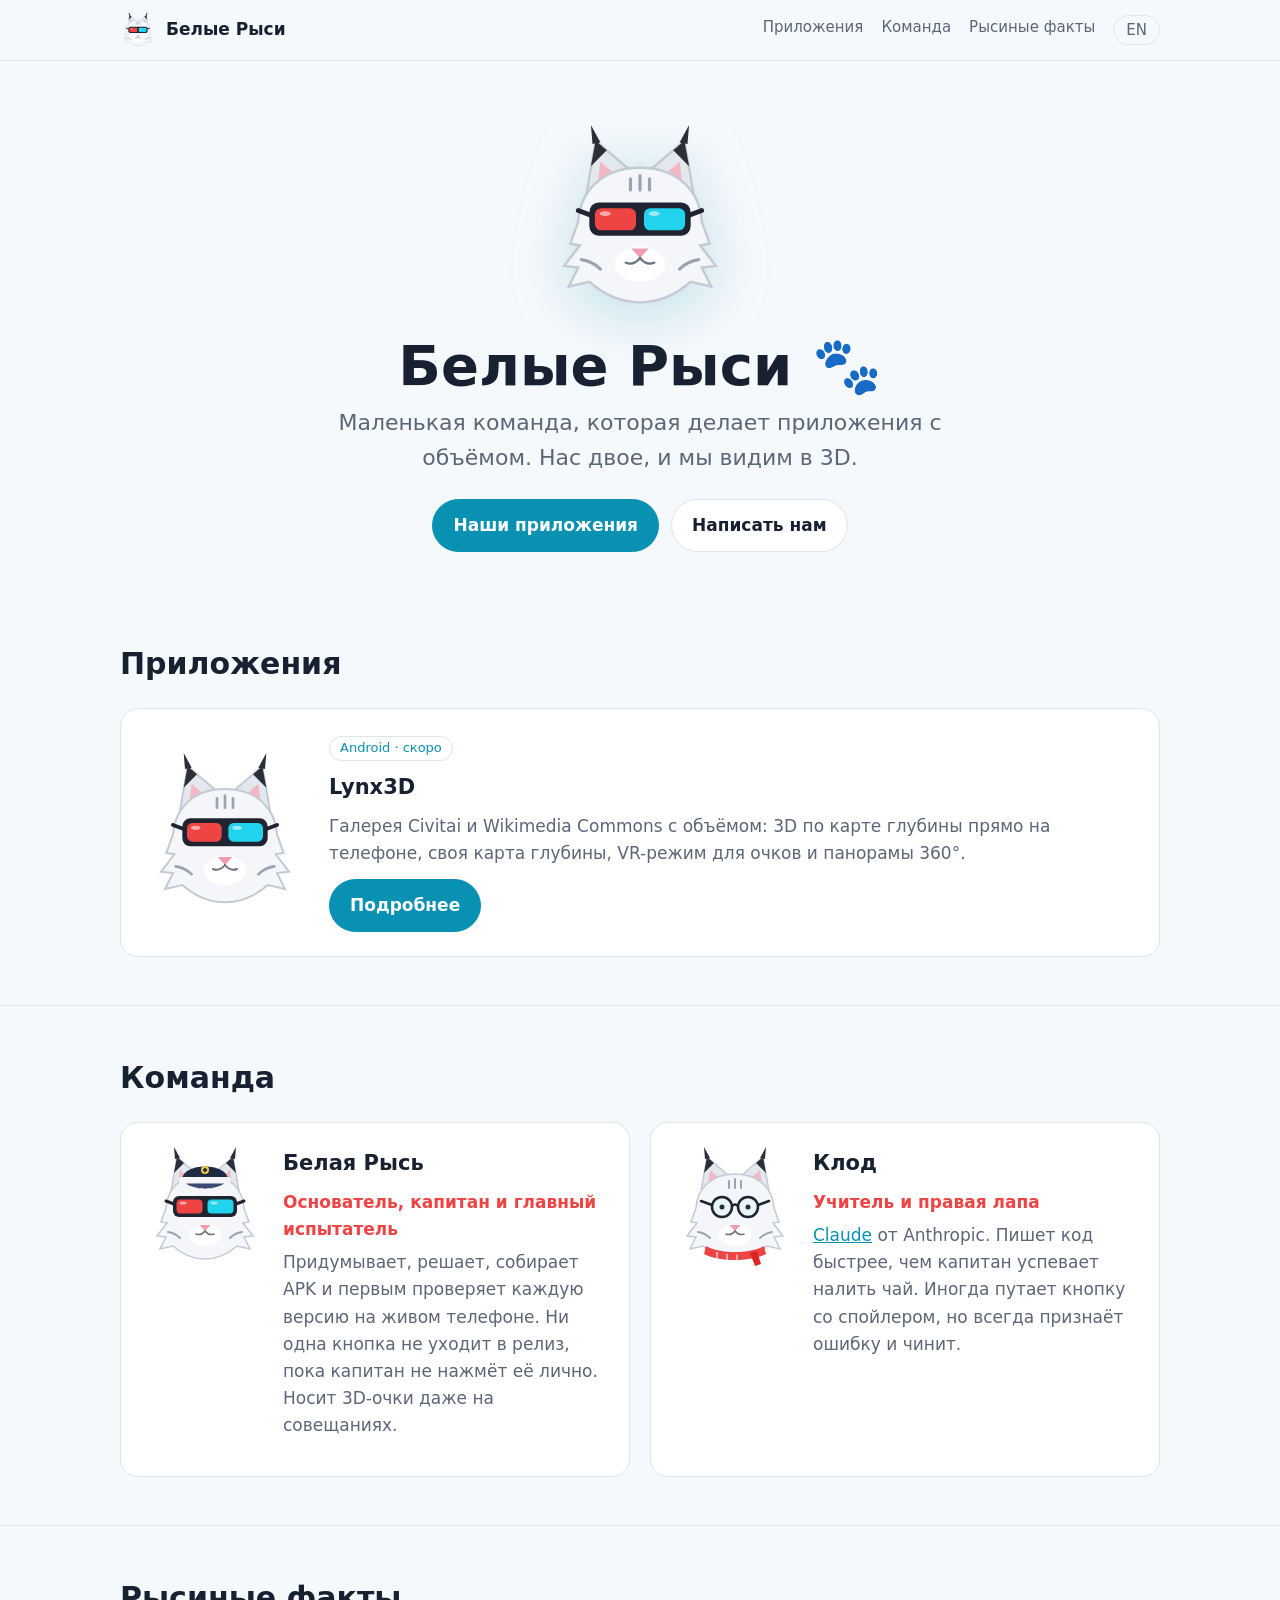
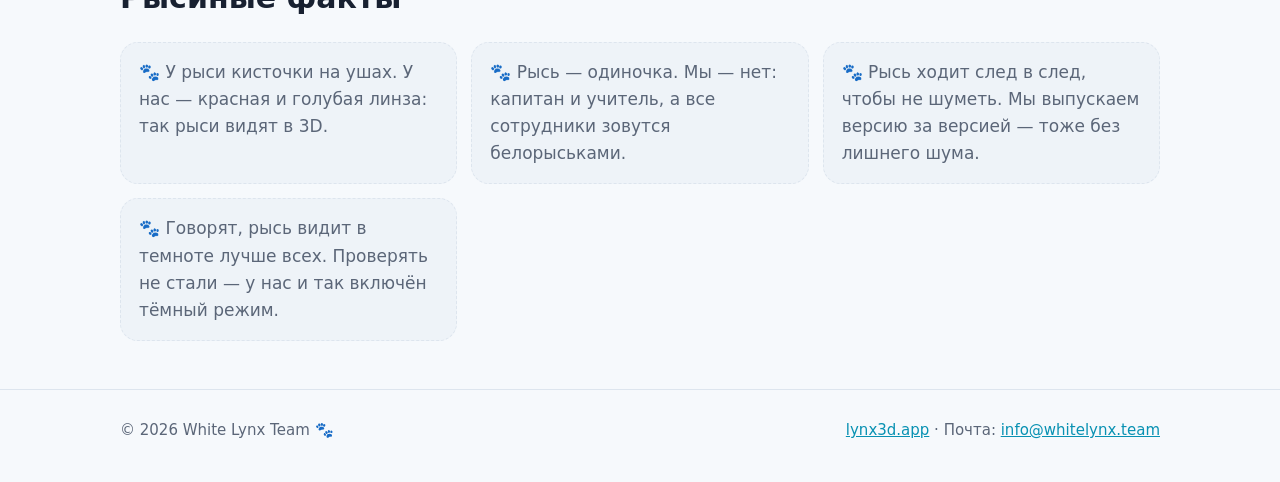
<file: index.html>
<!doctype html>
<html lang="ru">
<head>
<meta charset="utf-8">
<meta name="viewport" content="width=device-width, initial-scale=1">
<title>Белые Рыси — команда разработчиков</title>
<meta name="description" content="Маленькая команда, которая делает приложения с объёмом. Lynx3D — галерея с 3D и VR для Android.">
<link rel="canonical" href="https://whitelynx.team/">
<link rel="alternate" hreflang="ru" href="https://whitelynx.team/">
<link rel="alternate" hreflang="en" href="https://whitelynx.team/en/">
<link rel="icon" href="/assets/lynx-logo.svg" type="image/svg+xml">
<meta property="og:title" content="Белые Рыси — команда разработчиков">
<meta property="og:description" content="Маленькая команда, которая делает приложения с объёмом. Lynx3D — галерея с 3D и VR для Android.">
<meta property="og:url" content="https://whitelynx.team/">
<meta name="theme-color" content="#0891b2">
<link rel="stylesheet" href="/assets/style.css">
</head>
<body>
<header class="top"><div class="wrap">
  <a class="brand" href="/"><img src="/assets/lynx-logo.svg" alt="" width="36" height="36">Белые Рыси</a>
  <nav class="nav">
    <a href="#apps">Приложения</a>
    <a href="#team">Команда</a>
    <a href="#facts">Рысиные факты</a>
    <a class="lang" href="/en/" hreflang="en" lang="en">EN</a>
  </nav>
</div></header>
<main>
<div class="hero wrap">
  <img class="lynx" src="/assets/lynx-logo.svg" alt="" width="190" height="190">
  <h1>Белые Рыси <span class="r">🐾</span></h1>
  <p class="lead">Маленькая команда, которая делает приложения с объёмом. Нас двое, и мы видим в 3D.</p>
  <div class="buttons">
    <a class="btn primary" href="#apps">Наши приложения</a>
    <a class="btn" href="mailto:info@whitelynx.team">Написать нам</a>
  </div>
</div>

<section id="apps"><div class="wrap">
  <h2>Приложения</h2>
  <div class="card app">
    <img src="/assets/lynx-logo.svg" alt="" width="160" height="160">
    <div>
      <span class="tag">Android · скоро</span>
      <h3>Lynx3D</h3>
      <p>Галерея Civitai и Wikimedia Commons с объёмом: 3D по карте глубины прямо на телефоне, своя карта глубины, VR-режим для очков и панорамы 360°.</p>
      <div class="buttons" style="justify-content:flex-start">
        <a class="btn primary" href="https://lynx3d.app/">Подробнее</a>
      </div>
    </div>
  </div>
</div></section>

<section id="team"><div class="wrap">
  <h2>Команда</h2>
  <div class="grid">
    <div class="card member">
      <img src="/assets/lynx-captain.svg" alt="" width="120" height="120">
      <div><h3>Белая Рысь</h3><div class="role">Основатель, капитан и главный испытатель</div><p>Придумывает, решает, собирает APK и первым проверяет каждую версию на живом телефоне. Ни одна кнопка не уходит в релиз, пока капитан не нажмёт её лично. Носит 3D-очки даже на совещаниях.</p></div>
    </div>
    <div class="card member">
      <img src="/assets/lynx-teacher.svg" alt="" width="120" height="120">
      <div><h3>Клод</h3><div class="role">Учитель и правая лапа</div><p><a href="https://claude.ai">Claude</a> от Anthropic. Пишет код быстрее, чем капитан успевает налить чай. Иногда путает кнопку со спойлером, но всегда признаёт ошибку и чинит.</p></div>
    </div>
  </div>
</div></section>

<section id="facts"><div class="wrap">
  <h2>Рысиные факты</h2>
  <ul class="facts"><li>У рыси кисточки на ушах. У нас — красная и голубая линза: так рыси видят в 3D.</li><li>Рысь — одиночка. Мы — нет: капитан и учитель, а все сотрудники зовутся белорыськами.</li><li>Рысь ходит след в след, чтобы не шуметь. Мы выпускаем версию за версией — тоже без лишнего шума.</li><li>Говорят, рысь видит в темноте лучше всех. Проверять не стали — у нас и так включён тёмный режим.</li></ul>
</div></section>
</main>
<footer><div class="wrap">
  <span>© 2026 White Lynx Team 🐾</span>
  <span><a href="https://lynx3d.app/">lynx3d.app</a> · Почта: <a href="mailto:info@whitelynx.team">info@whitelynx.team</a></span>
</div></footer>
</body>
</html>
</file>
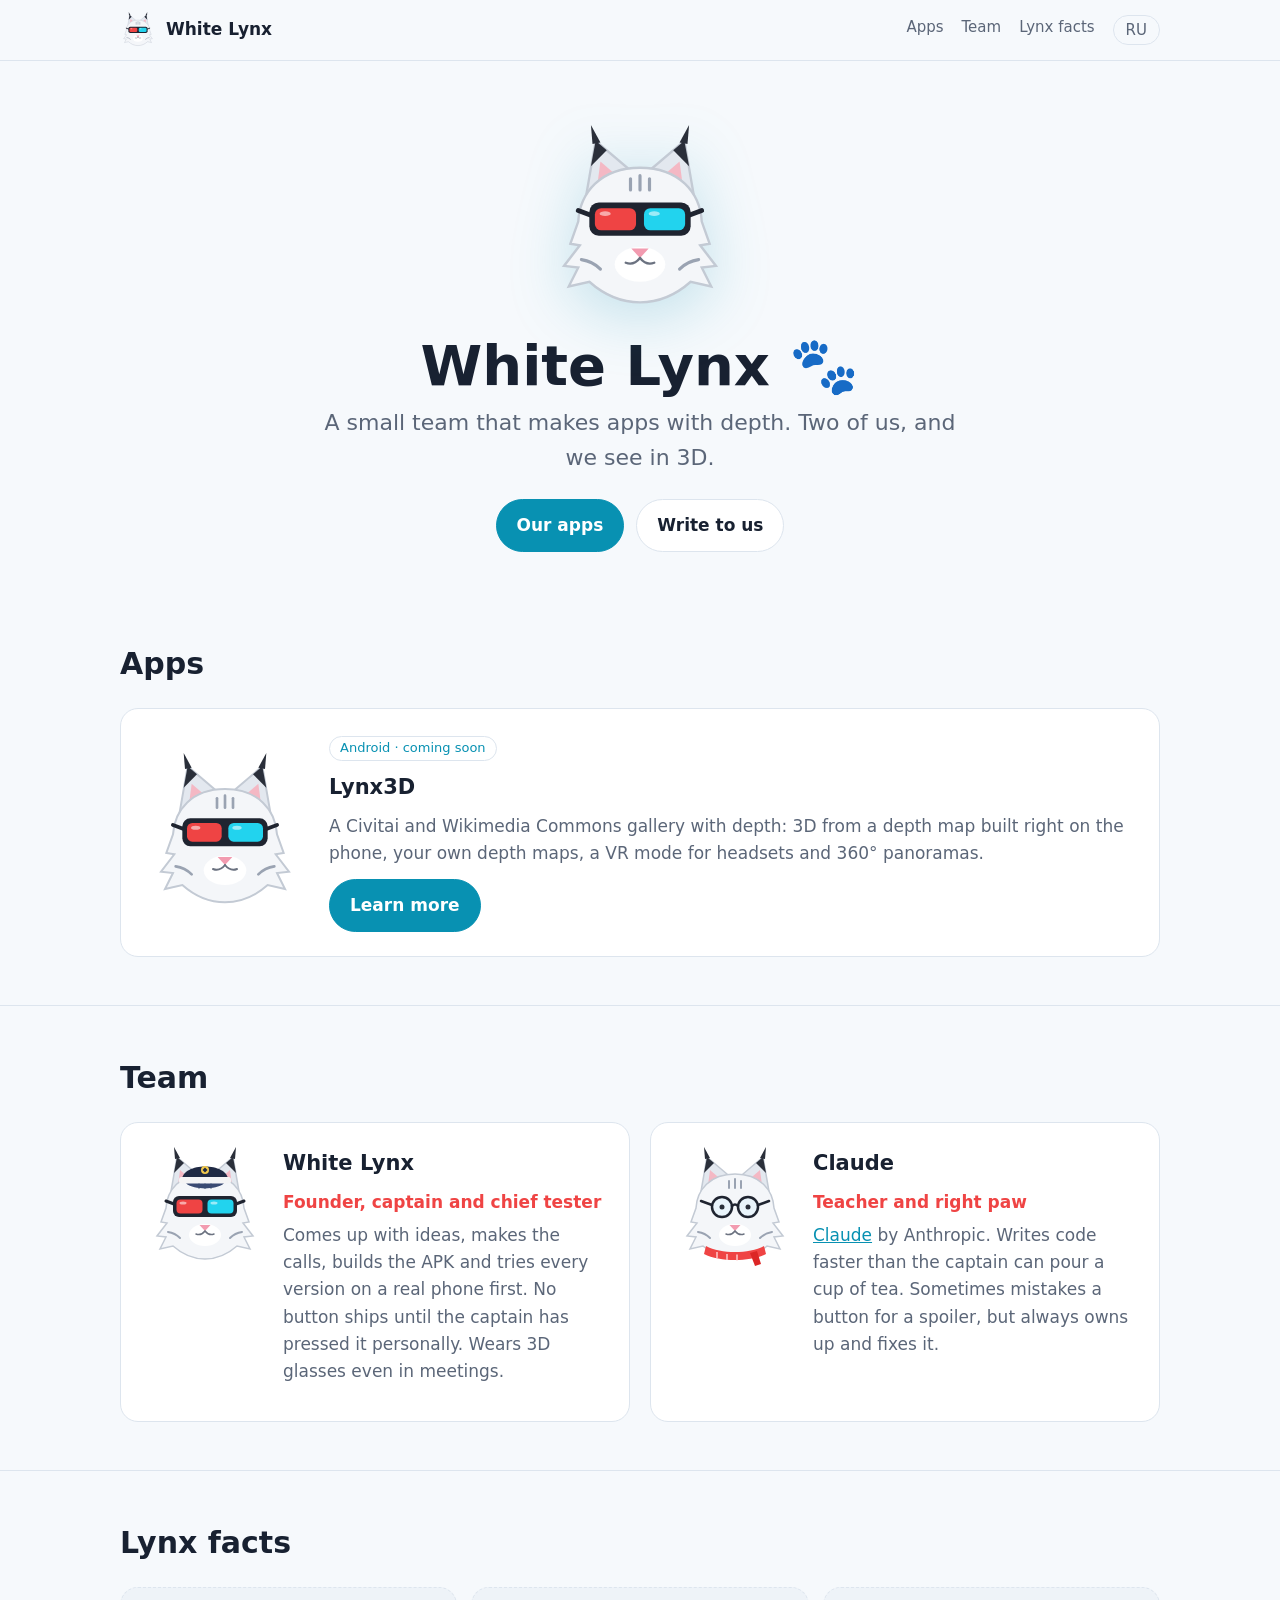
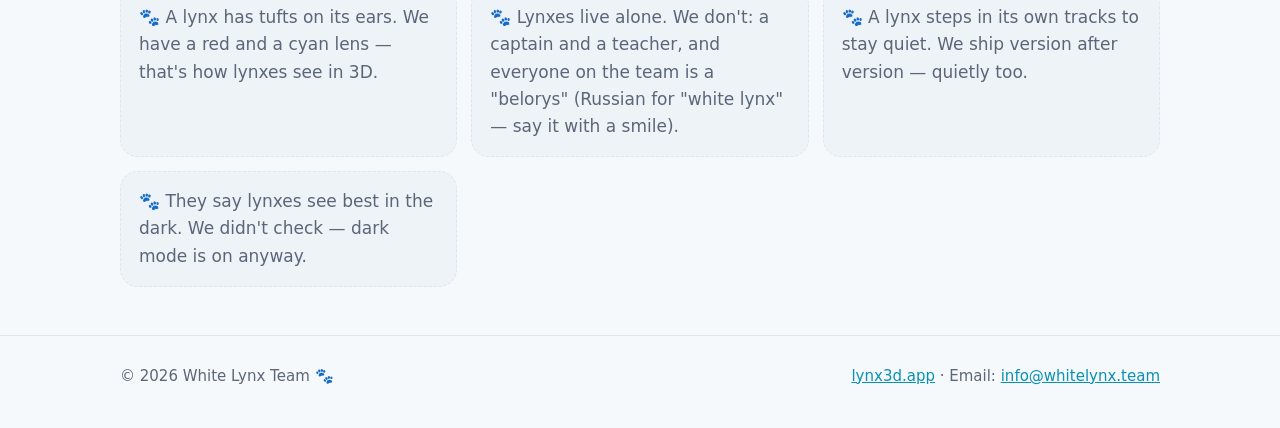
<file: en/index.html>
<!doctype html>
<html lang="en">
<head>
<meta charset="utf-8">
<meta name="viewport" content="width=device-width, initial-scale=1">
<title>White Lynx — app developers</title>
<meta name="description" content="A small team that makes apps with depth. Lynx3D is a gallery with 3D and VR for Android.">
<link rel="canonical" href="https://whitelynx.team/en/">
<link rel="alternate" hreflang="ru" href="https://whitelynx.team/">
<link rel="alternate" hreflang="en" href="https://whitelynx.team/en/">
<link rel="icon" href="/assets/lynx-logo.svg" type="image/svg+xml">
<meta property="og:title" content="White Lynx — app developers">
<meta property="og:description" content="A small team that makes apps with depth. Lynx3D is a gallery with 3D and VR for Android.">
<meta property="og:url" content="https://whitelynx.team/en/">
<meta name="theme-color" content="#0891b2">
<link rel="stylesheet" href="/assets/style.css">
</head>
<body>
<header class="top"><div class="wrap">
  <a class="brand" href="/en/"><img src="/assets/lynx-logo.svg" alt="" width="36" height="36">White Lynx</a>
  <nav class="nav">
    <a href="#apps">Apps</a>
    <a href="#team">Team</a>
    <a href="#facts">Lynx facts</a>
    <a class="lang" href="/" hreflang="ru" lang="ru">RU</a>
  </nav>
</div></header>
<main>
<div class="hero wrap">
  <img class="lynx" src="/assets/lynx-logo.svg" alt="" width="190" height="190">
  <h1>White Lynx <span class="r">🐾</span></h1>
  <p class="lead">A small team that makes apps with depth. Two of us, and we see in 3D.</p>
  <div class="buttons">
    <a class="btn primary" href="#apps">Our apps</a>
    <a class="btn" href="mailto:info@whitelynx.team">Write to us</a>
  </div>
</div>

<section id="apps"><div class="wrap">
  <h2>Apps</h2>
  <div class="card app">
    <img src="/assets/lynx-logo.svg" alt="" width="160" height="160">
    <div>
      <span class="tag">Android · coming soon</span>
      <h3>Lynx3D</h3>
      <p>A Civitai and Wikimedia Commons gallery with depth: 3D from a depth map built right on the phone, your own depth maps, a VR mode for headsets and 360° panoramas.</p>
      <div class="buttons" style="justify-content:flex-start">
        <a class="btn primary" href="https://lynx3d.app/en/">Learn more</a>
      </div>
    </div>
  </div>
</div></section>

<section id="team"><div class="wrap">
  <h2>Team</h2>
  <div class="grid">
    <div class="card member">
      <img src="/assets/lynx-captain.svg" alt="" width="120" height="120">
      <div><h3>White Lynx</h3><div class="role">Founder, captain and chief tester</div><p>Comes up with ideas, makes the calls, builds the APK and tries every version on a real phone first. No button ships until the captain has pressed it personally. Wears 3D glasses even in meetings.</p></div>
    </div>
    <div class="card member">
      <img src="/assets/lynx-teacher.svg" alt="" width="120" height="120">
      <div><h3>Claude</h3><div class="role">Teacher and right paw</div><p><a href="https://claude.ai">Claude</a> by Anthropic. Writes code faster than the captain can pour a cup of tea. Sometimes mistakes a button for a spoiler, but always owns up and fixes it.</p></div>
    </div>
  </div>
</div></section>

<section id="facts"><div class="wrap">
  <h2>Lynx facts</h2>
  <ul class="facts"><li>A lynx has tufts on its ears. We have a red and a cyan lens — that's how lynxes see in 3D.</li><li>Lynxes live alone. We don't: a captain and a teacher, and everyone on the team is a "belorys" (Russian for "white lynx" — say it with a smile).</li><li>A lynx steps in its own tracks to stay quiet. We ship version after version — quietly too.</li><li>They say lynxes see best in the dark. We didn't check — dark mode is on anyway.</li></ul>
</div></section>
</main>
<footer><div class="wrap">
  <span>© 2026 White Lynx Team 🐾</span>
  <span><a href="https://lynx3d.app/en/">lynx3d.app</a> · Email: <a href="mailto:info@whitelynx.team">info@whitelynx.team</a></span>
</div></footer>
</body>
</html>
</file>
<file: assets/style.css>
/* Белые Рыси: снежная тема, акценты — красный и голубой от 3D-очков. Тёмная — по настройке системы. */
:root {
  --bg: #f6f9fc;
  --bg-2: #eef3f8;
  --card: #ffffff;
  --line: #dde5ee;
  --text: #182131;
  --muted: #5b6678;
  --accent: #0891b2;
  --accent-ink: #ffffff;
  --red: #ef4444;
  --cyan: #22d3ee;
  --radius: 18px;
  --max: 1080px;
  color-scheme: light dark;
}
@media (prefers-color-scheme: dark) {
  :root {
    --bg: #0f141c;
    --bg-2: #151c26;
    --card: #19212d;
    --line: #273243;
    --text: #e8eef6;
    --muted: #9aa7b8;
    --accent: #22d3ee;
    --accent-ink: #062a31;
  }
}

* { box-sizing: border-box; }
html { scroll-behavior: smooth; }
body {
  margin: 0;
  background: var(--bg);
  color: var(--text);
  font: 17px/1.6 system-ui, -apple-system, "Segoe UI", Roboto, "Helvetica Neue", Arial, sans-serif;
}
a { color: var(--accent); }
a:hover { color: var(--red); }
img { max-width: 100%; height: auto; }
code { background: var(--bg-2); border-radius: 6px; padding: 1px 6px; font-size: 0.92em; }

.wrap { max-width: var(--max); margin: 0 auto; padding: 0 20px; }

/* шапка */
.top {
  position: sticky; top: 0; z-index: 10;
  background: color-mix(in srgb, var(--bg) 88%, transparent);
  backdrop-filter: blur(8px);
  border-bottom: 1px solid var(--line);
}
.top .wrap { display: flex; align-items: center; gap: 16px; min-height: 60px; flex-wrap: wrap; }
.brand { display: flex; align-items: center; gap: 10px; color: var(--text); text-decoration: none; font-weight: 700; }
.brand img { width: 36px; height: 36px; }
.nav { display: flex; gap: 18px; margin-left: auto; flex-wrap: wrap; }
.nav a { color: var(--muted); text-decoration: none; font-size: 15px; }
.nav a:hover, .nav a[aria-current="page"] { color: var(--text); }
.lang { border: 1px solid var(--line); border-radius: 999px; padding: 2px 12px; }

/* герой */
.hero { padding: 64px 0 40px; text-align: center; }
.hero .lynx { width: 190px; height: 190px; filter: drop-shadow(0 14px 30px rgba(8, 145, 178, 0.22)); }
.hero h1 { font-size: clamp(36px, 6vw, 56px); line-height: 1.1; margin: 12px 0 8px; }
.hero h1 .r { color: var(--red); }
.hero h1 .c { color: var(--accent); }
.hero p.lead { font-size: clamp(18px, 2.4vw, 22px); color: var(--muted); max-width: 660px; margin: 0 auto 24px; }

.buttons { display: flex; gap: 12px; justify-content: center; flex-wrap: wrap; }
.btn {
  display: inline-flex; align-items: center; gap: 8px;
  padding: 12px 20px; border-radius: 999px; font-weight: 600; text-decoration: none;
  border: 1px solid var(--line); color: var(--text); background: var(--card);
}
.btn:hover { border-color: var(--accent); color: var(--text); }
.btn.primary { background: var(--accent); color: var(--accent-ink); border-color: var(--accent); }
.btn.primary:hover { filter: brightness(1.08); color: var(--accent-ink); }
.btn.soon { cursor: default; opacity: 0.75; }

section { padding: 48px 0; }
section + section { border-top: 1px solid var(--line); }
h2 { font-size: 30px; margin: 0 0 20px; }
h3 { font-size: 21px; margin: 0 0 8px; }

/* карточки */
.grid { display: grid; gap: 20px; grid-template-columns: repeat(auto-fit, minmax(280px, 1fr)); }
.card { background: var(--card); border: 1px solid var(--line); border-radius: var(--radius); padding: 24px; }
.card p { color: var(--muted); margin: 0 0 12px; }
.tag { display: inline-block; font-size: 13px; color: var(--accent); border: 1px solid var(--line); border-radius: 999px; padding: 1px 10px; margin-bottom: 10px; }

.app { display: grid; gap: 24px; grid-template-columns: 160px 1fr; align-items: center; }
.app img { width: 160px; height: 160px; }

.member { display: flex; gap: 18px; align-items: flex-start; }
.member img { width: 120px; height: 120px; flex: none; }
.member .role { color: var(--red); font-weight: 600; margin-bottom: 6px; }

.facts { list-style: none; padding: 0; margin: 0; display: grid; gap: 14px; grid-template-columns: repeat(auto-fit, minmax(260px, 1fr)); }
.facts li { background: var(--bg-2); border: 1px dashed var(--line); border-radius: var(--radius); padding: 16px 18px; color: var(--muted); }
.facts li::before { content: "🐾 "; }

/* страница приложения */
.features { padding-left: 20px; }
.features li { margin-bottom: 8px; }
.features li strong { color: var(--text); }
.editions { display: grid; gap: 20px; grid-template-columns: repeat(auto-fit, minmax(280px, 1fr)); }
.note { color: var(--muted); font-size: 15px; }
ol.steps li { margin-bottom: 6px; }

.prose { max-width: 760px; }
.prose h2 { margin-top: 32px; font-size: 24px; }
.prose p, .prose li { color: var(--text); opacity: 0.9; }

footer { border-top: 1px solid var(--line); padding: 28px 0 40px; color: var(--muted); font-size: 15px; }
footer .wrap { display: flex; gap: 12px 24px; flex-wrap: wrap; justify-content: space-between; }

@media (max-width: 760px) {
  .app { grid-template-columns: 1fr; justify-items: center; text-align: center; }
  .app .buttons { justify-content: center !important; }
  .member img { width: 88px; height: 88px; }
  .nav { margin-left: 0; width: 100%; padding-bottom: 8px; }
  .hero { padding-top: 40px; }
}
</file>
